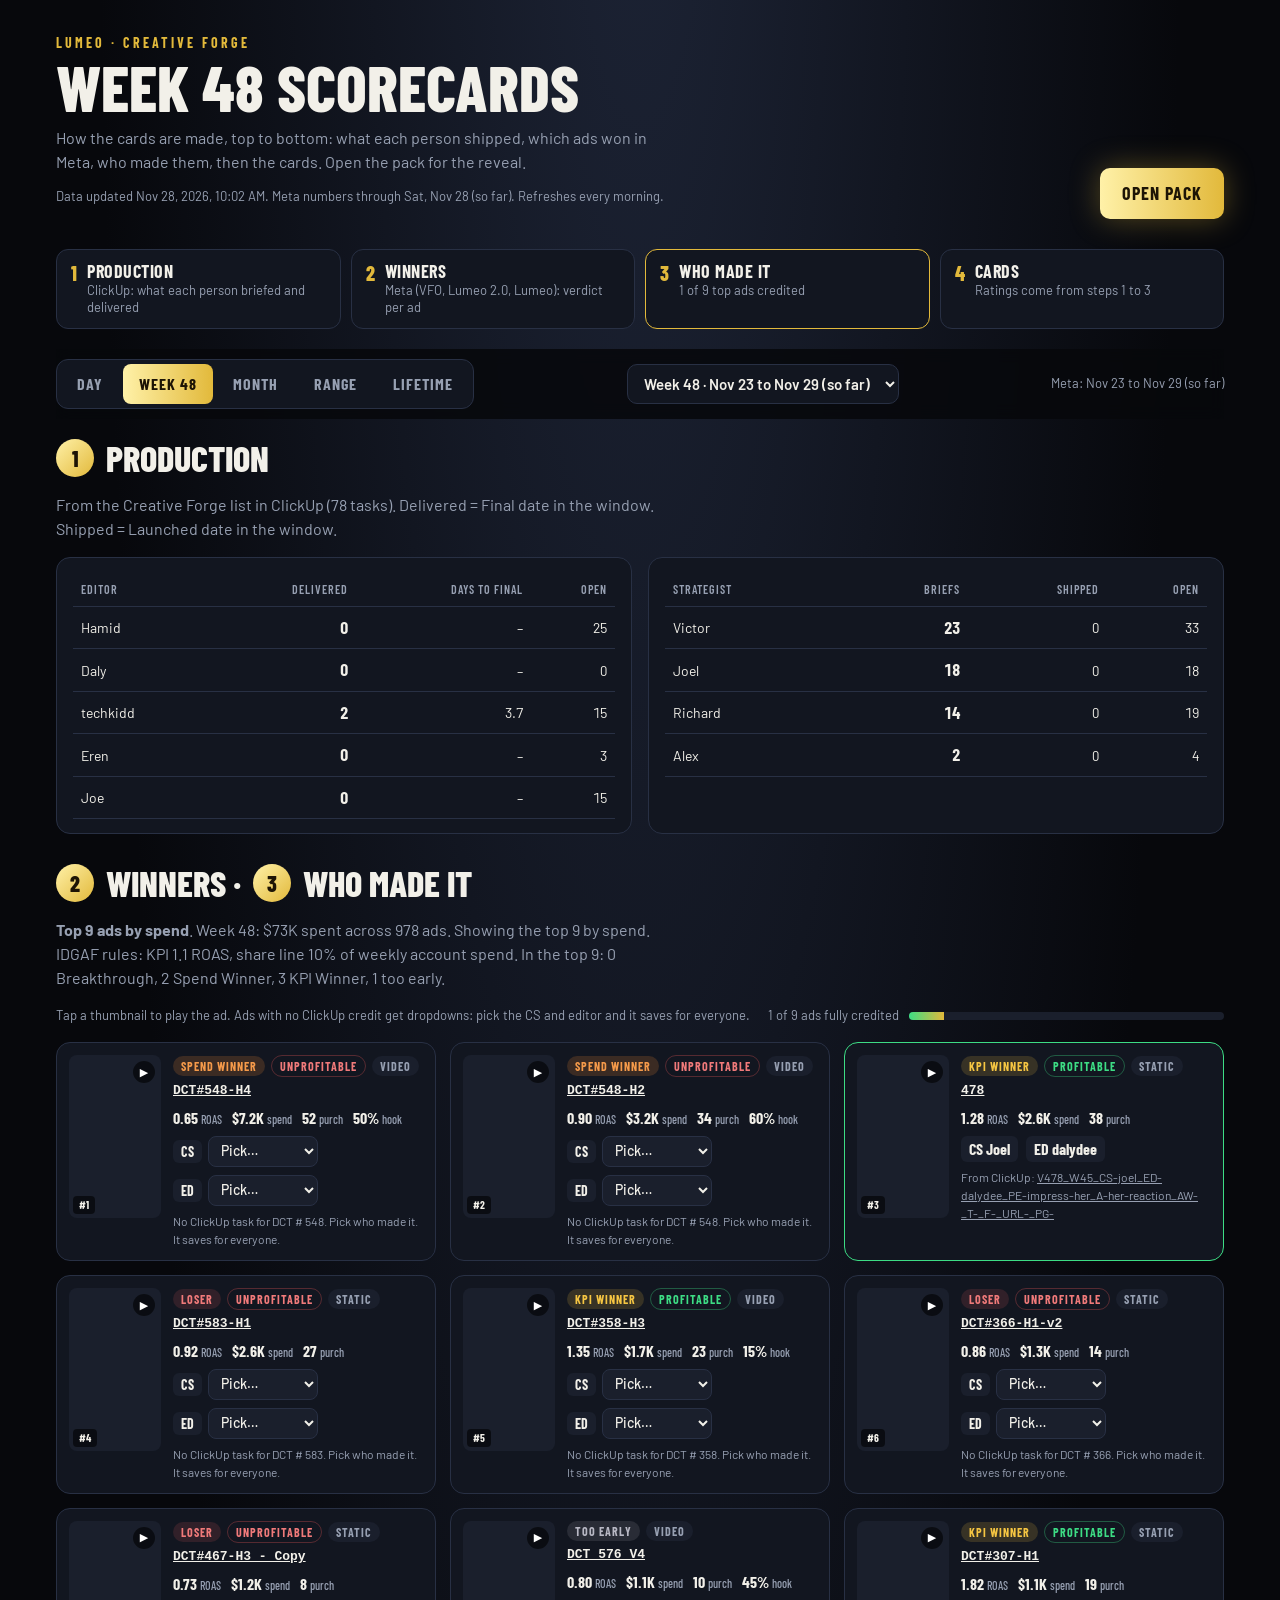
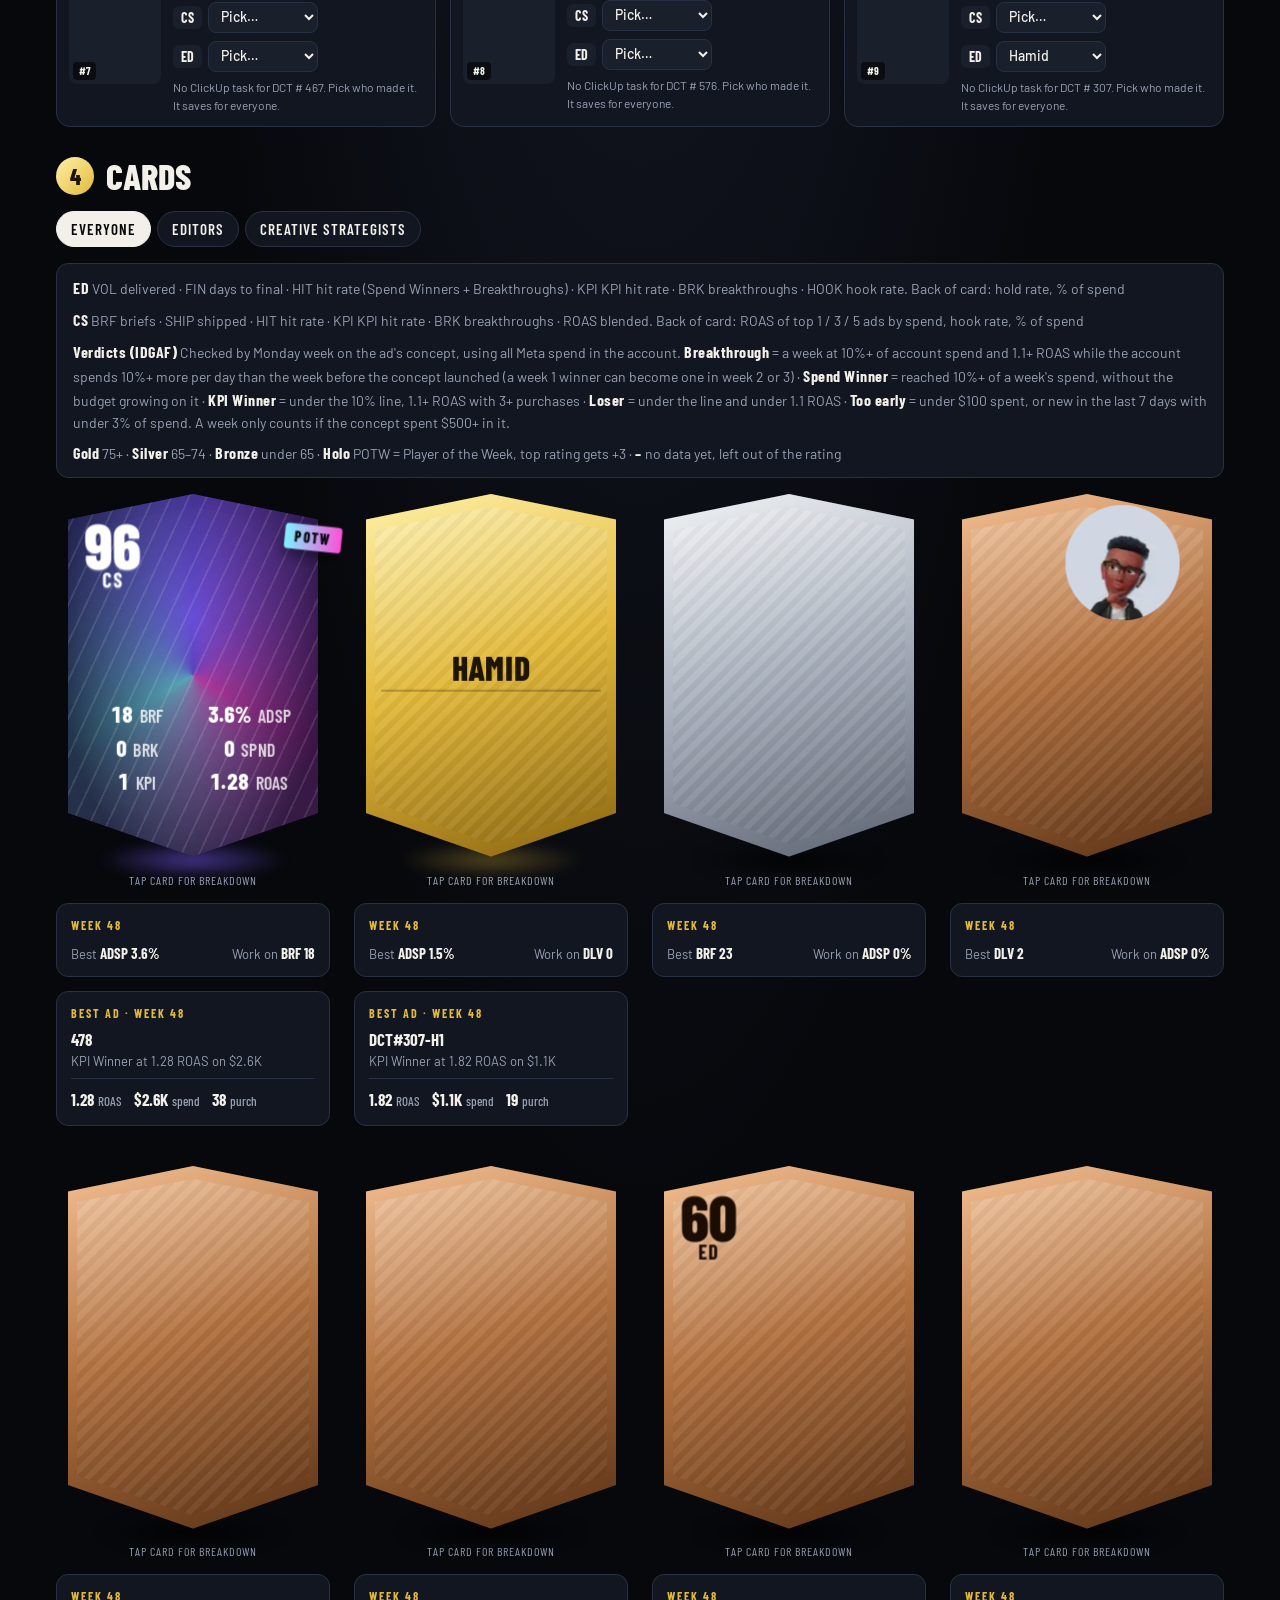
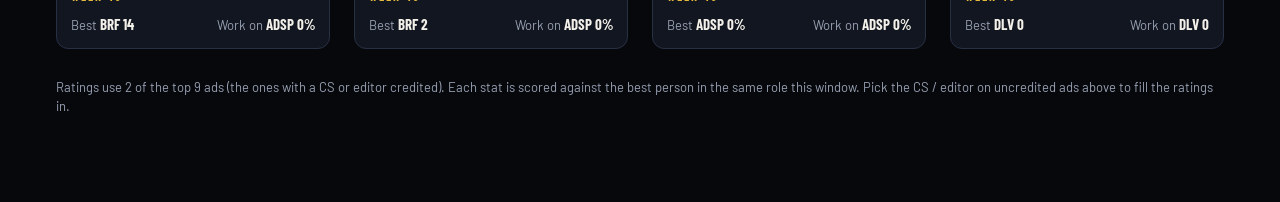
<file: index.html>
<!doctype html>
<html lang="en">
<head>
<meta charset="utf-8">
<meta name="viewport" content="width=device-width,initial-scale=1,viewport-fit=cover">
<title>Lumeo Scorecards</title>
<link rel="preconnect" href="https://fonts.googleapis.com">
<link rel="stylesheet" href="https://fonts.googleapis.com/css2?family=Barlow+Condensed:wght@500;600;700;800&family=Barlow:wght@400;500;600&display=swap">
<link rel="stylesheet" href="style.css">
<style>
.ad .th{display:flex;align-items:center;justify-content:center;text-decoration:none;color:var(--ink)}
.ad .th.blank{background:linear-gradient(160deg,var(--panel2),var(--line))}
.ad .th.blank b{font-family:var(--f-display);font-size:15px;text-align:center;padding:4px}
.ad .th .play{position:absolute;top:6px;right:6px;font-style:normal;font-size:11px;background:rgba(0,0,0,.6);color:#fff;border-radius:50%;width:22px;height:22px;display:flex;align-items:center;justify-content:center}
.ad .th:hover{outline:2px solid var(--holo1);outline-offset:1px}
.ad .nm a{color:inherit}
button.th{border:0;padding:0;cursor:pointer;font:inherit;width:100%}
.player{position:fixed;inset:0;z-index:90;background:rgba(0,0,0,.85);display:flex;align-items:center;justify-content:center;padding:16px}
.player[hidden]{display:none}
.pbox{display:flex;flex-direction:column;gap:8px;align-items:center;max-width:min(480px,100%)}
.pbox video,.pbox img{max-height:80vh;max-width:100%;border-radius:12px;background:#000}
.pbox iframe{width:min(400px,92vw);height:min(720px,78vh);border:0;border-radius:12px;background:#fff}
.pcap{color:#fff;font-size:13px;text-align:center}.pcap a{color:#fff}
.pclose{position:absolute;top:12px;right:12px}
.owner.picker{align-items:center}
.who{font-size:12px;color:var(--muted)}
.updated{font-size:13px;color:var(--muted)}
.watch{display:inline-flex;align-items:center;gap:6px;margin:6px 0 2px;padding:7px 12px;border-radius:8px;background:var(--ink,#111);color:var(--bg,#fff);font-weight:600;font-size:13px;text-decoration:none}
.watch:hover{opacity:.85}
.watch.off{background:transparent;color:inherit;opacity:.5;font-weight:400;padding-left:0}
.picker{display:flex;gap:8px;flex-wrap:wrap}
.pk{display:flex;align-items:center;gap:6px;font-family:var(--f-display);font-weight:700;font-size:14px}
.pk select{font:500 14px var(--f-body,inherit);color:var(--ink);background:var(--panel2);border:1px solid var(--line);border-radius:8px;padding:5px 8px;min-width:110px}
.pk select:focus-visible{outline:2px solid var(--holo1);outline-offset:2px}
.pktools{display:flex;flex-wrap:wrap;gap:8px 14px;align-items:center;background:var(--panel);border:1px solid var(--mid);border-radius:12px;padding:10px 14px;margin-bottom:12px}
.pktools[hidden]{display:none}
.pkbtns{display:flex;gap:8px;flex-wrap:wrap;margin-left:auto}
</style>
</head>
<body>
<div class="wrap">
  <header>
    <div>
      <div class="eyebrow">Lumeo · Creative Forge</div>
      <h1 id="title">Scorecards</h1>
      <p class="sub">How the cards are made, top to bottom: what each person shipped, which ads won in Meta, who made them, then the cards. Open the pack for the reveal.</p>
      <p class="updated" id="updated"></p>
    </div>
    <button type="button" class="btn primary" id="openBtn">Open pack</button>
  </header>

  <nav class="flow" aria-label="How the scorecards are made">
    <a class="step" href="#s1"><i>1</i><div><b>Production</b><span>ClickUp: what each person briefed and delivered</span></div></a>
    <a class="step" href="#s2"><i>2</i><div><b>Winners</b><span>Meta (VFO, Lumeo 2.0, Lumeo): verdict per ad</span></div></a>
    <a class="step live" href="#s2"><i>3</i><div><b>Who made it</b><span id="flowPicks">From the ClickUp task, matched by DCT number</span></div></a>
    <a class="step" href="#s4"><i>4</i><div><b>Cards</b><span>Ratings come from steps 1 to 3</span></div></a>
  </nav>

  <div class="bar sticky">
    <div class="seg" role="group" aria-label="Period">
      <button type="button" data-p="day" aria-pressed="false">Day</button>
      <button type="button" data-p="week" aria-pressed="true">Week</button>
      <button type="button" data-p="month" aria-pressed="false">Month</button>
      <button type="button" data-p="range" aria-pressed="false">Range</button>
      <button type="button" data-p="life" aria-pressed="false">Lifetime</button>
    </div>
    <select id="periodPick" class="pick" aria-label="Pick a day, week, month or date range"></select>
    <div class="range" id="rangeBox" hidden>
      <label><span>From</span><input type="date" id="rFrom"></label>
      <label><span>To</span><input type="date" id="rTo"></label>
      <button type="button" class="btn" id="rApply">Apply</button>
    </div>
    <span class="note" id="periodNote"></span>
  </div>

  <section id="s1">
    <h2><span class="num">1</span>Production</h2>
    <p class="sub" style="margin:0" id="prodNote"></p>
    <div class="two">
      <div class="box tblwrap"><table id="edT"></table></div>
      <div class="box tblwrap"><table id="csT"></table></div>
    </div>
  </section>

  <section id="s2">
    <h2><span class="num">2</span>Winners · <span class="num">3</span>Who made it</h2>
    <p class="sub" style="margin:0"><b id="winTitle">Top ads by spend</b>. <span id="winSub"></span></p>
    <div class="bar">
      <span class="note">Tap a thumbnail to play the ad. Ads with no ClickUp credit get dropdowns: pick the CS and editor and it saves for everyone.</span>
      <div style="display:flex;gap:10px;align-items:center;flex:1;justify-content:flex-end;min-width:220px">
        <span class="note" id="pickCount"></span><div class="progress"><i id="pickBar"></i></div>
      </div>
    </div>
    <div class="wgrid" id="wgrid"></div>
  </section>

  <section id="s4">
    <h2><span class="num">4</span>Cards</h2>
    <div class="bar">
      <div class="tabs" role="group" aria-label="Filter">
        <button type="button" class="tab" data-f="all" aria-pressed="true">Everyone</button>
        <button type="button" class="tab" data-f="ED" aria-pressed="false">Editors</button>
        <button type="button" class="tab" data-f="CS" aria-pressed="false">Creative strategists</button>
      </div>
    </div>
    <div class="legend" role="note">
      <span><b>ED</b> VOL delivered · FIN days to final · HIT hit rate (Spend Winners + Breakthroughs) · KPI KPI hit rate · BRK breakthroughs · HOOK hook rate. Back of card: hold rate, % of spend</span>
      <span><b>CS</b> BRF briefs · SHIP shipped · HIT hit rate · KPI KPI hit rate · BRK breakthroughs · ROAS blended. Back of card: ROAS of top 1 / 3 / 5 ads by spend, hook rate, % of spend</span>
      <span id="rulesLegend"></span>
      <span><b>Gold</b> 75+ · <b>Silver</b> 65–74 · <b>Bronze</b> under 65 · <b>Holo</b> <span id="specialLabel"></span> · <b>–</b> no data yet, left out of the rating</span>
    </div>
    <div class="squad" id="squad"></div>
    <p class="note" id="footNote"></p>
  </section>
</div>

<div class="ov" id="ov" hidden role="dialog" aria-modal="true" aria-label="Pack opening">
  <div class="rays"></div><div class="glow"></div>
  <div class="counter" id="counter"></div>
  <button type="button" class="skip" id="skipBtn">Skip to squad</button>
  <div class="pack shield" id="pack"><div class="edgeline"></div><b>LUMEO</b><span id="packSub">PACK</span></div>
  <div class="walk"><div class="w-role" id="wRole"></div><div class="w-ovr" id="wOvr"></div></div>
  <div class="land" id="land"></div>
  <div class="flash"></div>
  <div class="controls" id="controls" hidden>
    <button type="button" class="btn primary" id="nextBtn">Next card</button>
    <button type="button" class="btn" id="doneBtn">See squad</button>
  </div>
</div>
<div class="player" id="player" hidden role="dialog" aria-modal="true" aria-label="Ad player"><button type="button" class="btn pclose" id="pclose">Close</button><div class="pbox" id="pbox"></div></div>
<div class="toast" id="toast"></div>
<script src="app.js"></script>
</body>
</html>
</file>
<file: style.css>
/* Dark pack-opening stage (single deliberate theme). One page, top to bottom = the workflow:
   1 Production (brief queue) -> 2 Winners (Atria, VFO account) -> 3 Who made it (click to attribute) -> 4 Cards + pack opening. */
:root{
  color-scheme:dark;
  --bg:#07080c; --panel:#121620; --panel2:#1a1f2c; --ink:#f2f0e9; --muted:#97a0b2; --line:#283044;
  --gold1:#fff1a8; --gold2:#e2b93b; --gold3:#8a6410; --gold4:#4a3506;
  --silver1:#f1f3f6; --silver2:#aab2be; --silver3:#5b6270; --silver4:#2c3038;
  --bronze1:#f3bf92; --bronze2:#b0703f; --bronze3:#5a3216; --bronze4:#2e180a;
  --holo1:#7cf3ff; --holo2:#ff4fd8; --holo3:#7b5cff;
  --good:#3ddc84; --mid:#f5c542; --low:#ff6b5b;
  --f-display:"Barlow Condensed","Arial Narrow",system-ui,sans-serif;
  --f-body:"Barlow",system-ui,-apple-system,"Segoe UI",sans-serif;
}
*{box-sizing:border-box}
html,body{margin:0}
body{background:var(--bg);color:var(--ink);font-family:var(--f-body);font-size:16px;line-height:1.5;
  background-image:radial-gradient(ellipse at 50% -10%,#1d2436 0%,rgba(7,8,12,0) 60%)}
button{font:inherit;color:inherit}
a{color:inherit}
.wrap{max-width:1200px;margin:0 auto;padding-block:32px 72px;padding-left:max(16px,env(safe-area-inset-left,0px));padding-right:max(16px,env(safe-area-inset-right,0px));display:flex;flex-direction:column;gap:30px}
header{display:flex;flex-wrap:wrap;gap:20px;align-items:flex-end;justify-content:space-between}
.eyebrow{font-family:var(--f-display);letter-spacing:3px;text-transform:uppercase;color:var(--gold2);font-weight:700;font-size:14px}
h1{font-family:var(--f-display);font-weight:800;font-size:clamp(38px,6vw,64px);line-height:.95;margin:4px 0 0;text-transform:uppercase;text-wrap:balance}
h2{font-family:var(--f-display);font-weight:800;font-size:clamp(26px,3.6vw,36px);text-transform:uppercase;margin:0;line-height:1;display:flex;align-items:center;gap:12px}
h2 .num{display:inline-grid;place-items:center;width:38px;height:38px;border-radius:50%;background:linear-gradient(135deg,var(--gold1),var(--gold2));color:#1d1405;font-size:22px;flex:none}
.sub{color:var(--muted);margin:8px 0 0;max-width:68ch}
.btn{font-family:var(--f-display);font-weight:700;font-size:18px;letter-spacing:1px;text-transform:uppercase;border-radius:10px;padding:12px 22px;cursor:pointer;border:1px solid var(--line);background:var(--panel2)}
.btn.primary{border:0;color:#1d1405;background:linear-gradient(90deg,var(--gold1),var(--gold2));box-shadow:0 0 30px rgba(226,185,59,.35)}
.btn.sm{font-size:15px;padding:7px 14px;border-radius:8px}
.btn:disabled{opacity:.5;cursor:default}
.btn:focus-visible,.cardbtn:focus-visible,.tab:focus-visible,.seg button:focus-visible,.chip:focus-visible,.step:focus-visible{outline:2px solid var(--holo1);outline-offset:3px}

/* workflow stepper */
.flow{display:grid;grid-template-columns:repeat(4,minmax(0,1fr));gap:10px}
.step{display:flex;gap:10px;align-items:flex-start;text-decoration:none;background:var(--panel);border:1px solid var(--line);border-radius:12px;padding:12px 14px;position:relative}
.step b{font-family:var(--f-display);font-size:18px;text-transform:uppercase;letter-spacing:.5px;display:block;line-height:1.1}
.step span{font-size:13px;color:var(--muted);line-height:1.3;display:block}
.step i{font-style:normal;font-family:var(--f-display);font-weight:800;font-size:20px;color:var(--gold2);line-height:1.1}
.step.live{border-color:var(--gold2)}
@media (max-width:760px){.flow{grid-template-columns:1fr 1fr}}

.bar{display:flex;flex-wrap:wrap;gap:12px 18px;align-items:center;justify-content:space-between}
.sticky{position:sticky;top:0;z-index:20;background:rgba(7,8,12,.88);backdrop-filter:blur(8px);-webkit-backdrop-filter:blur(8px);padding:10px 0;margin:-10px 0}
.seg{display:inline-flex;background:var(--panel);border:1px solid var(--line);border-radius:12px;padding:4px;gap:4px}
.seg button{font-family:var(--f-display);font-weight:700;letter-spacing:1px;text-transform:uppercase;font-size:16px;border:0;background:transparent;border-radius:8px;padding:8px 16px;cursor:pointer;color:var(--muted)}
.pick{font:inherit;font-weight:600;font-size:15px;background:var(--panel);color:inherit;border:1px solid var(--line);border-radius:10px;padding:9px 12px;max-width:100%;cursor:pointer}
.pick[hidden]{display:none}
.range{display:inline-flex;flex-wrap:wrap;gap:8px;align-items:center}
.range[hidden]{display:none}
.range label{display:inline-flex;gap:6px;align-items:center;font-size:13px;color:var(--muted)}
.range input{font:inherit;font-size:15px;background:var(--panel);color:inherit;border:1px solid var(--line);border-radius:10px;padding:8px 10px;color-scheme:dark light}
.seg{flex-wrap:wrap}
.seg button[hidden]{display:none}
.seg button[aria-pressed="true"]{background:linear-gradient(90deg,var(--gold1),var(--gold2));color:#1d1405}
.tabs{display:flex;gap:6px;flex-wrap:wrap}
.tab{font-family:var(--f-display);font-weight:600;letter-spacing:1px;text-transform:uppercase;font-size:15px;border:1px solid var(--line);background:var(--panel);border-radius:999px;padding:6px 14px;cursor:pointer}
.tab[aria-pressed="true"]{background:var(--ink);color:var(--bg);border-color:var(--ink)}
.legend{display:flex;flex-wrap:wrap;gap:8px 18px;font-size:14px;color:var(--muted);background:var(--panel);border:1px solid var(--line);border-radius:12px;padding:12px 16px}
.legend b{color:var(--ink);font-family:var(--f-display);font-size:16px;letter-spacing:.5px}
section{display:flex;flex-direction:column;gap:16px;scroll-margin-top:70px}
.box{background:var(--panel);border:1px solid var(--line);border-radius:14px;padding:14px 16px}
.tblwrap{overflow-x:auto}
table{width:100%;border-collapse:collapse;font-size:14px}
th,td{text-align:left;padding:8px 8px;border-bottom:1px solid var(--line);white-space:nowrap}
th{color:var(--muted);font-weight:600;font-size:12px;letter-spacing:1px;text-transform:uppercase;font-family:var(--f-display)}
td.n,th.n{text-align:right;font-variant-numeric:tabular-nums}
td b{font-family:var(--f-display);font-size:17px}
.two{display:grid;grid-template-columns:1fr 1fr;gap:16px}
@media (max-width:860px){.two{grid-template-columns:1fr}}
.note{font-size:13px;color:var(--muted)}
.flag{border-left:3px solid var(--mid);padding:8px 12px;background:var(--panel2);border-radius:8px;font-size:13px;color:var(--muted)}
.flag b{color:var(--ink)}

/* winners */
.wgrid{display:grid;grid-template-columns:repeat(auto-fill,minmax(330px,1fr));gap:14px}
.ad{display:grid;grid-template-columns:92px minmax(0,1fr);gap:12px;background:var(--panel);border:1px solid var(--line);border-radius:14px;padding:12px}
.ad.ok{border-color:var(--good)}
.ad .th{aspect-ratio:9/16;border-radius:8px;overflow:hidden;background:var(--panel2) center/cover no-repeat;position:relative}
.ad .th span{position:absolute;left:4px;bottom:4px;font-family:var(--f-display);font-size:11px;font-weight:700;background:rgba(0,0,0,.6);padding:1px 6px;border-radius:4px}
.ad .body{display:flex;flex-direction:column;gap:6px;min-width:0}
.ad .nm{font:600 13px/1.3 ui-monospace,Menlo,monospace;word-break:break-all}
.ad .meta{font-size:12px;color:var(--muted)}
.ad .mx{display:flex;gap:10px;flex-wrap:wrap;font-family:var(--f-display);font-weight:700;font-size:16px}
.ad .mx em{font-style:normal;font-weight:500;color:var(--muted);font-size:12px;margin-left:3px}
.pill{font-family:var(--f-display);font-weight:700;font-size:12px;letter-spacing:1px;text-transform:uppercase;padding:1px 8px;border-radius:999px;background:var(--panel2);color:var(--muted);white-space:nowrap}
.pill.win{background:rgba(61,220,132,.16);color:var(--good)}
.pill.spend{background:rgba(245,140,50,.18);color:#f59a4a}
.pill.bt{background:rgba(61,220,132,.16);color:var(--good)}
.pill.kpi{background:rgba(245,197,66,.16);color:var(--mid)}
.pill.lose{background:rgba(240,90,90,.14);color:#f07a7a}
.pill.early{background:rgba(160,160,170,.16);color:#b8b8c4}
.pill.prof{background:transparent;color:var(--good);border:1px solid rgba(61,220,132,.35)}
.pill.unprof{background:transparent;color:#f07a7a;border:1px solid rgba(240,90,90,.3)}
.l-av img{position:absolute;inset:6%;width:88%;height:88%;border-radius:50%;object-fit:cover}
.pill.hi{color:var(--good)} .pill.mid{color:var(--mid)} .pill.lo{color:var(--muted)}
.why{font-size:12px;color:var(--muted);line-height:1.35}
.pick{display:grid;grid-template-columns:26px minmax(0,1fr);gap:6px;align-items:center}
.pick>span{font-family:var(--f-display);font-weight:700;font-size:12px;color:var(--muted)}
.chips{display:flex;gap:5px;flex-wrap:wrap}
.chip{border:1px solid var(--line);background:var(--panel2);padding:3px 9px;border-radius:999px;cursor:pointer;font-size:13px}
.chip.sug{border-color:var(--gold2);border-style:dashed}
.chip[aria-pressed="true"]{background:linear-gradient(90deg,var(--gold1),var(--gold2));color:#1d1405;border:1px solid var(--gold2);font-weight:600}
.chip[disabled]{cursor:default}
.owner{display:flex;gap:6px;flex-wrap:wrap;font-family:var(--f-display);font-weight:700}
.owner span{background:var(--panel2);border-radius:6px;padding:1px 8px}
.progress{height:8px;border-radius:999px;background:var(--panel2);overflow:hidden;min-width:160px;flex:1;max-width:320px}
.progress i{display:block;height:100%;background:linear-gradient(90deg,var(--good),var(--gold2));width:0;transition:width .4s}

.squad{display:grid;grid-template-columns:repeat(auto-fill,minmax(260px,1fr));gap:40px 24px}
.slot{display:flex;flex-direction:column;align-items:center;gap:14px;min-width:0}

/* ================= 3D card ================= */
.cardbtn{--c1:var(--gold1);--c2:var(--gold2);--c3:var(--gold3);--c4:var(--gold4);--ink-c:#1d1405;
  position:relative;background:none;border:0;padding:0;cursor:pointer;width:250px;max-width:100%;container-type:inline-size;perspective:900px;-webkit-tap-highlight-color:transparent}
.t-silver{--c1:var(--silver1);--c2:var(--silver2);--c3:var(--silver3);--c4:var(--silver4);--ink-c:#141920}
.t-bronze{--c1:var(--bronze1);--c2:var(--bronze2);--c3:var(--bronze3);--c4:var(--bronze4);--ink-c:#1b0d03}
.t-special{--c1:#9b7bff;--c2:#5b3fd6;--c3:#2a1670;--c4:#140a38;--ink-c:#fff}
.shadow{position:absolute;left:12%;right:12%;bottom:-6%;height:10%;border-radius:50%;background:radial-gradient(ellipse,rgba(0,0,0,.75),transparent 70%);filter:blur(6px);
  transform:translate(calc(var(--ry,0deg) / 1deg * -1.2px), calc(var(--rx,0deg) / 1deg * 1px));transition:transform .5s cubic-bezier(.2,.8,.2,1)}
.t-gold .shadow{background:radial-gradient(ellipse,rgba(226,185,59,.35),transparent 70%)}
.t-special .shadow{background:radial-gradient(ellipse,rgba(123,92,255,.55),transparent 70%)}
.tiltbox{position:relative;width:100%;aspect-ratio:3/4.35;transform-style:preserve-3d;
  transform:rotateX(var(--rx,0deg)) rotateY(calc(var(--ry,0deg) + var(--flip,0deg)));transition:transform .6s cubic-bezier(.2,.8,.2,1)}
.cardbtn.moving .tiltbox,.cardbtn.moving .shadow{transition:transform .1s ease-out}
.cardbtn[aria-pressed="true"]{--flip:180deg}
.side{position:absolute;inset:0;transform-style:preserve-3d}
.side, .side *{backface-visibility:hidden;-webkit-backface-visibility:hidden}
.shield{clip-path:polygon(50% 0,100% 7%,100% 88%,50% 100%,0 88%,0 7%)}
.edge{position:absolute;inset:0;background:var(--c4)}
.edge.e1{transform:translateZ(-2px);background:var(--c3)}
.edge.e2{transform:translateZ(-4px)}
.edge.e3{transform:translateZ(-6px)}
.edge.e4{transform:translateZ(-8px);background:#000}
.bgface{position:absolute;inset:0;overflow:hidden;background:linear-gradient(160deg,var(--c1) 0%,var(--c2) 48%,var(--c3) 100%)}
.bgface::before{content:"";position:absolute;inset:3.5%;clip-path:polygon(50% 0,100% 7%,100% 88%,50% 100%,0 88%,0 7%);
  background:linear-gradient(160deg,rgba(255,255,255,.18),rgba(255,255,255,0) 45%),repeating-linear-gradient(135deg,rgba(255,255,255,.05) 0 6px,rgba(0,0,0,.04) 6px 12px)}
.t-special .bgface{background:#140c30}
.t-special .bgface .anim{position:absolute;inset:-40%;background:conic-gradient(from 0deg,var(--holo3),var(--holo2),var(--holo1),var(--holo3));animation:spin 7s linear infinite;opacity:.9}
.t-special .bgface .veil{position:absolute;inset:0;background:radial-gradient(ellipse at 50% 35%,rgba(10,6,30,.1),rgba(10,6,30,.78) 78%)}
.t-special .bgface .lines{position:absolute;inset:0;background:repeating-linear-gradient(115deg,transparent 0 14px,rgba(255,255,255,.1) 14px 16px)}
@keyframes spin{to{transform:rotate(360deg)}}
.shine{position:absolute;inset:0;pointer-events:none;mix-blend-mode:color-dodge;opacity:0;transition:opacity .3s;
  background:radial-gradient(circle at var(--mx,50%) var(--my,50%),rgba(255,255,255,.85),rgba(255,255,255,0) 38%),
  linear-gradient(115deg,transparent 18%,rgba(124,243,255,.6) 36%,rgba(255,79,216,.6) 50%,rgba(255,241,168,.65) 64%,transparent 82%);
  background-size:100% 100%,260% 260%;background-position:center,var(--gx,50%) var(--gy,50%)}
.cardbtn:hover .shine,.cardbtn.touching .shine{opacity:.65}
.t-bronze .shine{mix-blend-mode:overlay}
.gloss{position:absolute;inset:0;pointer-events:none;background:radial-gradient(circle at var(--mx,50%) var(--my,30%),rgba(255,255,255,.22),transparent 45%);transform:translateZ(90px) scale(.92);opacity:0;transition:opacity .3s}
.cardbtn:hover .gloss,.cardbtn.touching .gloss{opacity:1}
.lay{position:absolute;font-family:var(--f-display);color:var(--ink-c);text-align:center}
.l-ovr{left:9%;top:9%;display:flex;flex-direction:column;align-items:center;line-height:.86;transform:translateZ(55px);text-shadow:0 2px 0 rgba(255,255,255,.15)}
.l-ovr b{font-size:24cqw;font-weight:800}
.l-ovr span{font-size:7.6cqw;font-weight:700;letter-spacing:.6cqw}
.l-av{left:39%;top:5%;width:48%;aspect-ratio:1;transform:translateZ(75px)}
.l-av i{position:absolute;inset:6%;border-radius:50%;display:grid;place-items:center;font-style:normal;font-weight:800;font-size:15cqw;
  background:radial-gradient(circle at 35% 30%,rgba(255,255,255,.35),rgba(0,0,0,.18) 70%);border:1.2cqw solid rgba(0,0,0,.18);box-shadow:0 2.4cqw 4cqw rgba(0,0,0,.35)}
.t-special .l-av i{background:radial-gradient(circle at 35% 30%,rgba(255,255,255,.35),rgba(255,255,255,.06) 70%);border-color:rgba(255,255,255,.35)}
.l-nm{left:8%;right:8%;top:43.5%;font-size:12.8cqw;font-weight:800;text-transform:uppercase;letter-spacing:.2cqw;line-height:1.05;border-bottom:.8cqw solid rgba(0,0,0,.22);padding-bottom:1.4cqw;transform:translateZ(40px)}
.t-special .l-nm{border-color:rgba(255,255,255,.35)}
.l-st{left:10%;right:10%;top:56%;display:grid;grid-template-columns:1fr 1fr;gap:.4cqw 7cqw;font-size:8.4cqw;transform:translateZ(28px)}
.l-st div{display:flex;gap:2.4cqw;justify-content:center;align-items:baseline}
.l-st b{font-weight:800;font-variant-numeric:tabular-nums}
.l-st span{font-weight:600;opacity:.8;font-size:7cqw}
.l-st .na b{opacity:.45}
.l-foot{left:15%;right:15%;bottom:6%;font-size:4.2cqw;letter-spacing:.8cqw;font-weight:700;opacity:.8;text-transform:uppercase;transform:translateZ(18px)}
.badge{position:absolute;top:13%;right:-3%;font-family:var(--f-display);font-weight:800;font-size:5cqw;letter-spacing:.6cqw;color:#07080c;background:linear-gradient(90deg,var(--holo1),var(--holo2));padding:.8cqw 3.6cqw;border-radius:1.4cqw;transform:translateZ(95px) rotate(6deg);box-shadow:0 2cqw 5cqw rgba(0,0,0,.45)}
.back3d{transform:rotateY(180deg)}
.back3d .bgface{background:linear-gradient(170deg,#1d2334,#0d1018)}
.back3d .bgface::before{background:linear-gradient(170deg,rgba(255,255,255,.06),transparent 40%)}
.bk{position:absolute;left:8%;right:8%;top:8%;bottom:11%;display:flex;flex-direction:column;gap:2.4cqw;transform:translateZ(30px);color:var(--ink);text-align:left;font-family:var(--f-body)}
.bk h4{margin:0;font-family:var(--f-display);font-size:8cqw;text-transform:uppercase;letter-spacing:.4cqw;text-align:center;line-height:1.1}
.bk h4 small{display:block;font-size:4.6cqw;color:var(--muted);letter-spacing:.6cqw}
.row{display:grid;grid-template-columns:15cqw minmax(0,1fr) 11cqw;gap:3cqw;align-items:center;font-size:4.8cqw}
.row .k{font-family:var(--f-display);font-weight:700;font-size:6cqw}
.row .meta{display:flex;flex-direction:column;gap:1cqw;min-width:0}
.row .meta span{color:var(--muted);white-space:nowrap;overflow:hidden;text-overflow:ellipsis}
.track{height:2.2cqw;border-radius:999px;background:#2a3245;overflow:hidden}
.fill{height:100%;border-radius:999px;width:0;transition:width .9s cubic-bezier(.2,.8,.2,1) .2s}
.cardbtn[aria-pressed="true"] .fill{width:var(--w)}
.row .v{font-family:var(--f-display);font-weight:800;font-size:7cqw;text-align:right;font-variant-numeric:tabular-nums}
.bk.dense{gap:1.1cqw;top:6%}
.bk.dense .row{font-size:4.2cqw}.bk.dense .row .k{font-size:5cqw}.bk.dense .row .v{font-size:6cqw}.bk.dense .row .meta{gap:.5cqw}
.bk .hint{margin-top:auto;text-align:center;font-size:4cqw;color:var(--muted);letter-spacing:.4cqw;text-transform:uppercase}
.tap{font-size:12px;color:var(--muted);letter-spacing:1px;text-transform:uppercase;font-family:var(--f-display)}

.panel{width:100%;max-width:290px;background:var(--panel);border:1px solid var(--line);border-radius:12px;padding:12px 14px;display:flex;flex-direction:column;gap:8px}
.p-tag{font-family:var(--f-display);font-weight:700;font-size:12px;letter-spacing:2px;color:var(--gold2);text-transform:uppercase;display:flex;justify-content:space-between;gap:8px}
.bestworst{display:flex;justify-content:space-between;gap:8px;font-size:13px;color:var(--muted)}
.bestworst b{color:var(--ink);font-family:var(--f-display);font-size:15px}
.adtile{display:grid;grid-template-columns:76px minmax(0,1fr);gap:12px;align-items:stretch}
.thumb{position:relative;aspect-ratio:9/16;border-radius:8px;overflow:hidden;background:var(--panel2) center/cover no-repeat}
.adinfo{display:flex;flex-direction:column;gap:4px;min-width:0}
.adinfo .fmt{font-family:var(--f-display);font-weight:700;font-size:17px;text-transform:uppercase;line-height:1.1}
.adinfo .why{font-size:13px;color:var(--muted);line-height:1.35}
.adstats{display:flex;gap:12px;flex-wrap:wrap;font-family:var(--f-display);font-weight:700;font-size:17px;border-top:1px solid var(--line);padding-top:8px}
.adstats em{font-style:normal;font-weight:500;color:var(--muted);font-size:13px;margin-left:4px}

/* ================= pack overlay ================= */
.ov{position:fixed;inset:0;z-index:100;display:grid;place-items:center;background:#050609;overflow:hidden}
.ov .rays{position:absolute;left:50%;top:50%;width:220vmax;height:220vmax;margin:-110vmax 0 0 -110vmax;border-radius:50%;
  background:repeating-conic-gradient(from 0deg,rgba(255,225,120,.14) 0deg 6deg,rgba(255,225,120,0) 6deg 18deg);
  -webkit-mask-image:radial-gradient(circle,#000 0%,rgba(0,0,0,.55) 30%,transparent 55%);mask-image:radial-gradient(circle,#000 0%,rgba(0,0,0,.55) 30%,transparent 55%);
  animation:rays 30s linear infinite;opacity:.35;transition:opacity .6s}
.ov.t-special .rays{background:repeating-conic-gradient(from 0deg,rgba(124,243,255,.16) 0deg 6deg,rgba(255,79,216,0) 6deg 18deg)}
@keyframes rays{to{transform:rotate(360deg)}}
.ov .glow{position:absolute;left:50%;top:50%;width:90vmin;height:90vmin;margin:-45vmin 0 0 -45vmin;border-radius:50%;background:radial-gradient(circle,rgba(255,214,90,.55) 0%,rgba(255,214,90,.12) 40%,transparent 68%);transform:scale(.4);opacity:.2;transition:transform 1.6s cubic-bezier(.5,0,.75,0),opacity 1.6s}
.ov.charging .glow{transform:scale(1.25);opacity:1}
.ov.charging .rays{opacity:1}
.ov .pack{position:relative;width:min(300px,62vw);aspect-ratio:3/4.35;background:repeating-linear-gradient(135deg,#1a2030 0 16px,#232b3f 16px 32px);display:flex;flex-direction:column;align-items:center;justify-content:center;gap:10px}
.ov .pack::after{content:"";position:absolute;inset:10px;border:2px solid rgba(226,185,59,.6);clip-path:inherit}
.ov .pack b{font-family:var(--f-display);font-weight:800;font-size:clamp(48px,11vw,84px);color:var(--gold1);letter-spacing:5px;line-height:1}
.ov .pack span{font-family:var(--f-display);letter-spacing:5px;color:var(--muted);font-size:15px;font-weight:600}
.ov .pack .edgeline{position:absolute;left:0;right:0;height:40%;top:-40%;background:linear-gradient(180deg,transparent,rgba(255,241,168,.95),transparent);mix-blend-mode:screen}
.ov.charging .pack{animation:shake 1.4s cubic-bezier(.36,.07,.19,.97) both}
.ov.charging .pack .edgeline{animation:edgeline 1.2s .3s ease-in both}
.ov.burst .pack{filter:brightness(3);transform:scale(1.15);opacity:0;transition:filter .2s,transform .3s,opacity .25s .15s}
@keyframes shake{0%{transform:translate(0,0) rotate(0)}10%{transform:translate(-4px,0) rotate(-1deg)}20%{transform:translate(5px,0) rotate(1deg)}30%{transform:translate(-7px,0) rotate(-1.5deg)}40%{transform:translate(8px,0) rotate(2deg)}50%{transform:translate(-10px,0) rotate(-2.5deg)}60%{transform:translate(12px,0) rotate(3deg)}70%{transform:translate(-14px,0) rotate(-3.5deg)}80%{transform:translate(15px,0) rotate(4deg)}90%{transform:translate(-16px,0) rotate(-4deg) scale(1.03)}100%{transform:translate(0,0) rotate(0) scale(1.06)}}
@keyframes edgeline{to{top:100%}}
.ov .flash{position:absolute;inset:0;background:#fff8d8;opacity:0;pointer-events:none}
.ov.burst .flash{animation:flash .7s ease-out}
@keyframes flash{0%{opacity:0}15%{opacity:1}100%{opacity:0}}
.ov .walk{position:absolute;inset:0;display:grid;place-items:center;pointer-events:none}
.ov .walk div{position:absolute;font-family:var(--f-display);font-weight:800;text-transform:uppercase;opacity:0}
.ov .w-role{font-size:clamp(56px,13vw,140px);letter-spacing:.25em}
.ov .w-ovr{font-size:clamp(160px,42vw,380px);line-height:1;background:linear-gradient(180deg,var(--gold1),var(--gold2) 55%,var(--gold3));-webkit-background-clip:text;background-clip:text;color:transparent}
.ov .w-ovr.t-bronze{background-image:linear-gradient(180deg,var(--bronze1),var(--bronze2) 55%,var(--bronze3))}
.ov .w-ovr.t-silver{background-image:linear-gradient(180deg,var(--silver1),var(--silver2) 55%,var(--silver3))}
.ov .w-ovr.t-special{background-image:linear-gradient(180deg,var(--holo1),var(--holo2) 55%,var(--holo3))}
.ov .w-role.show{animation:roleIn 1s cubic-bezier(.16,1,.3,1) both}
@keyframes roleIn{0%{opacity:0;transform:scaleX(1.7);filter:blur(10px)}35%{opacity:1;transform:scaleX(1);filter:blur(0)}80%{opacity:1}100%{opacity:0;filter:blur(8px)}}
.ov .w-ovr.show{animation:ovrIn 1.15s cubic-bezier(.16,1,.3,1) both}
@keyframes ovrIn{0%{opacity:0;transform:scale(2.4);filter:blur(14px)}30%{opacity:1;transform:scale(1);filter:blur(0)}80%{opacity:1;transform:scale(1)}100%{opacity:0;transform:scale(.4) translateY(-30%);filter:blur(6px)}}
.ov .land{position:relative;display:flex;flex-direction:column;align-items:center;gap:18px;opacity:0;transform:scale(.55) translateY(40px);transition:opacity .7s cubic-bezier(.16,1,.3,1),transform .9s cubic-bezier(.16,1,.3,1);max-height:100%}
.ov .land.show{opacity:1;transform:none}
.ov .land .cardbtn{width:min(320px,66vw,44vh)}
.ov .land.show .cardbtn .tiltbox{animation:spinIn 1.1s cubic-bezier(.16,1,.3,1) backwards}
@keyframes spinIn{0%{transform:rotateY(-540deg) rotateX(20deg)}100%{transform:rotateY(0) rotateX(0)}}
.ov .land .panel{max-width:min(340px,86vw)}
.ov .controls{position:absolute;bottom:max(20px,env(safe-area-inset-bottom,0px));left:0;right:0;display:flex;justify-content:center;gap:10px;flex-wrap:wrap;padding-inline:16px;z-index:3}
.ov .controls[hidden]{display:none!important}
.ov .skip{position:absolute;top:max(16px,env(safe-area-inset-top,0px));right:max(16px,env(safe-area-inset-right,0px));font-family:var(--f-display);font-weight:600;letter-spacing:1px;text-transform:uppercase;background:rgba(255,255,255,.08);border:1px solid var(--line);border-radius:999px;padding:6px 14px;cursor:pointer;z-index:3}
.ov .counter{position:absolute;top:max(18px,env(safe-area-inset-top,0px));left:max(16px,env(safe-area-inset-left,0px));font-family:var(--f-display);letter-spacing:2px;color:var(--muted);text-transform:uppercase;font-size:14px;z-index:3}
.ov[hidden],.flag[hidden]{display:none!important}
.toast{position:fixed;bottom:16px;left:50%;transform:translateX(-50%);background:var(--ink);color:var(--bg);padding:8px 16px;border-radius:999px;font-size:14px;opacity:0;transition:opacity .2s;pointer-events:none;z-index:200}
.toast.on{opacity:1}
@media (prefers-reduced-motion:reduce){.t-special .bgface .anim,.ov .rays{animation:none}.tiltbox,.shadow{transition:none}.ov .land.show .cardbtn .tiltbox{animation:none}}
@media (max-width:520px){.seg button{padding:8px 10px;font-size:14px;letter-spacing:.5px}}
</file>
